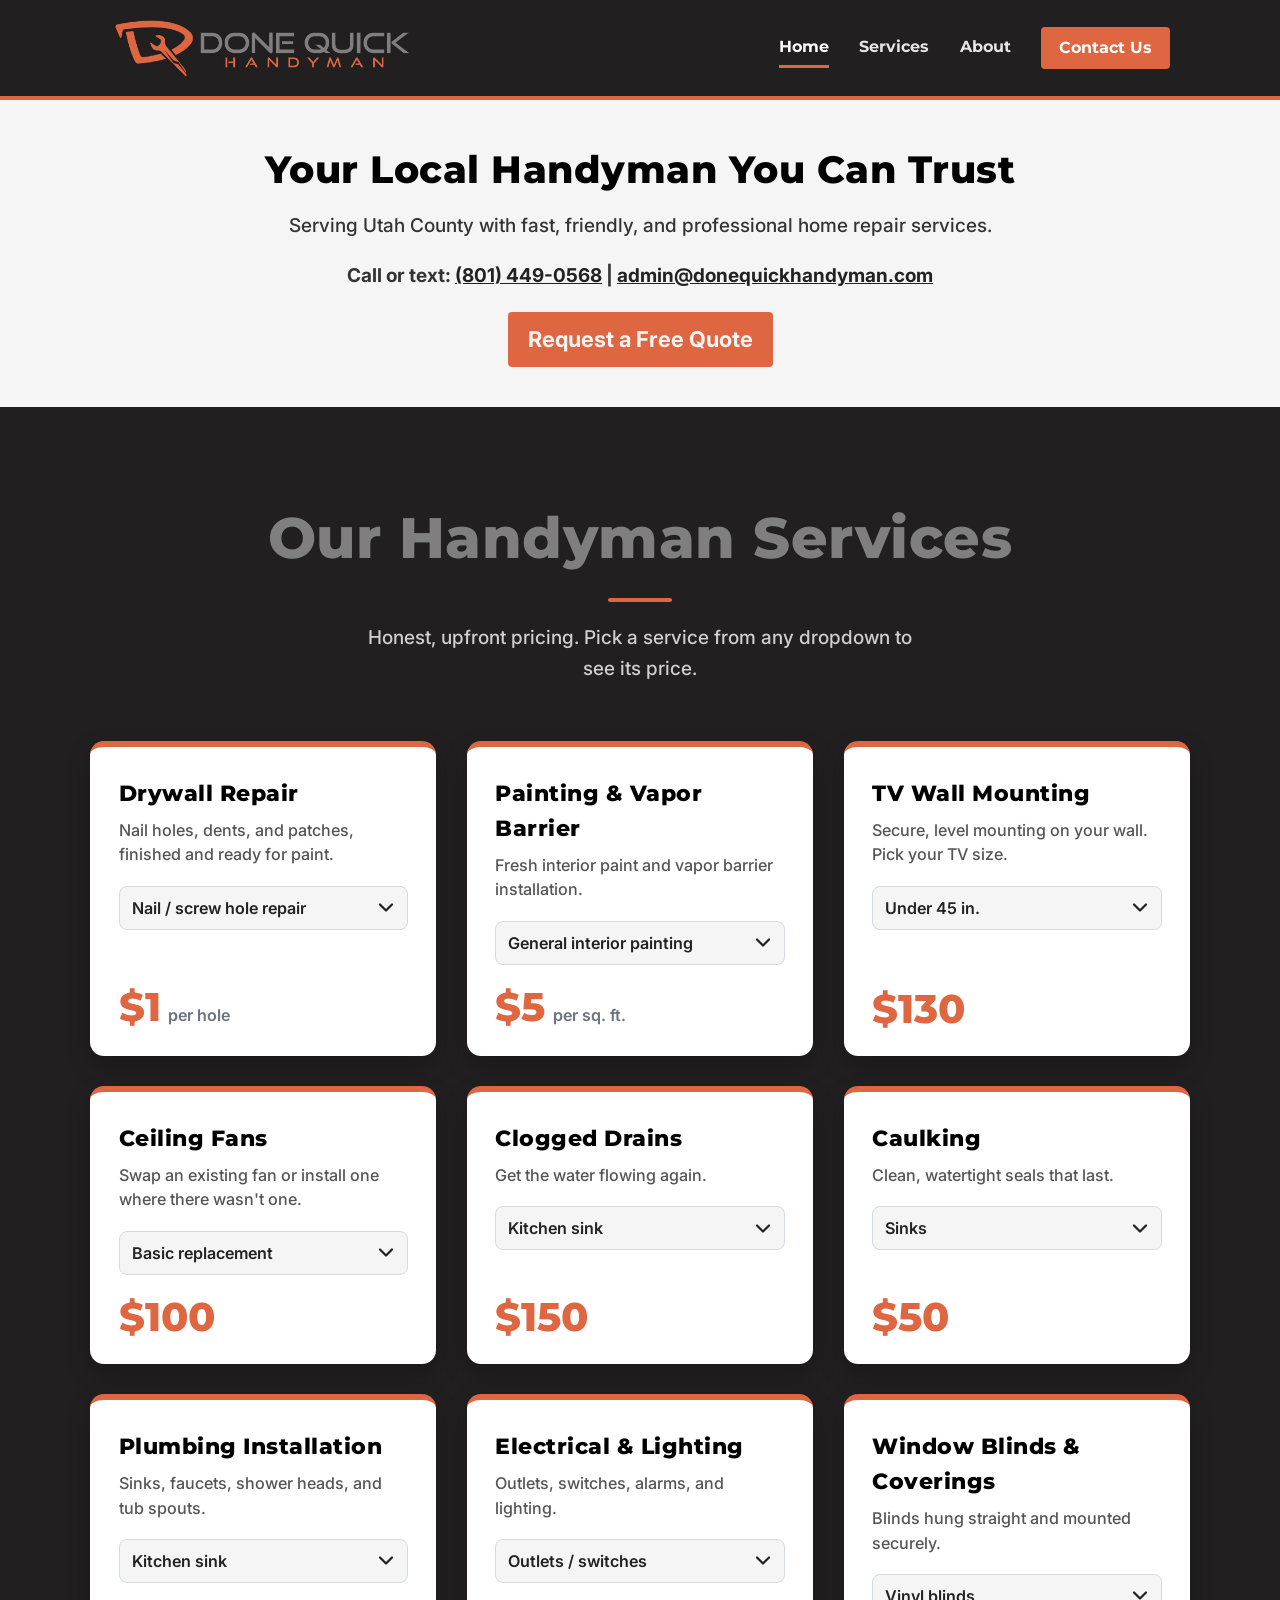
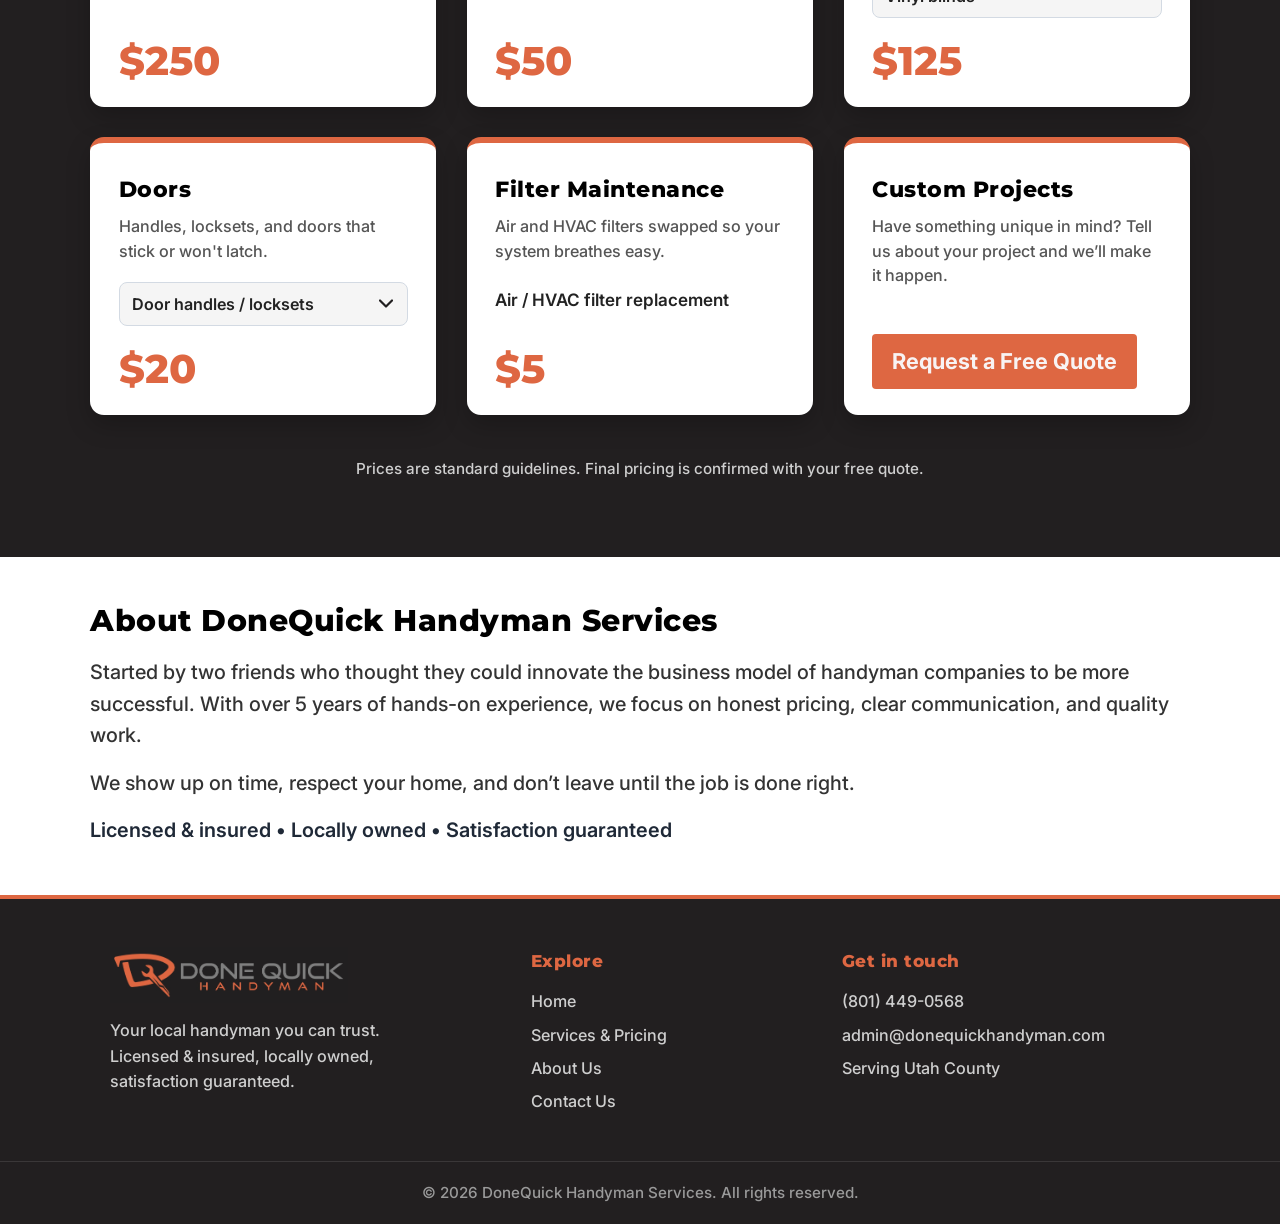
<file: index.html>
<!DOCTYPE html>
<html lang="en">
<head>
  <meta charset="UTF-8" />
  <title>DoneQuick Handyman Services</title>
  <meta name="viewport" content="width=device-width, initial-scale=1" />
  <meta name="description" content="Your local handyman serving Utah County. Honest pricing, quality work, satisfaction guaranteed." />
  <link rel="preconnect" href="https://fonts.googleapis.com">
  <link rel="preconnect" href="https://fonts.gstatic.com" crossorigin>
  <link href="https://fonts.googleapis.com/css2?family=Inter:wght@300;400;500;600&family=Montserrat:wght@600;700;800;900&display=swap" rel="stylesheet">
  <link rel="stylesheet" href="styles.css" />
</head>
<body>

  <!-- HEADER -->
  <header class="site-header">
    <div class="header-inner">
      <a class="logo-link" href="index.html" aria-label="Done Quick Handyman home">
        <img src="Logo_2_0.jpg" alt="Done Quick Handyman" />
      </a>
      <nav class="site-nav" aria-label="Main">
        <a href="index.html" class="active" aria-current="page">Home</a>
        <a href="index.html#services">Services</a>
        <a href="index.html#about">About</a>
        <a href="contact.html" class="nav-cta">Contact Us</a>
      </nav>
    </div>
  </header>

  <!-- HERO -->
  <section class="hero">
    <h1>Your Local Handyman You Can Trust</h1>
    <p>Serving Utah County with fast, friendly, and professional home repair services.</p>
    <p><strong>Call or text: <a href="tel:+18014490568">(801) 449-0568</a> | <a href="mailto:admin@donequickhandyman.com">admin@donequickhandyman.com</a></strong></p>
    <a href="contact.html" class="cta-btn">Request a Free Quote</a>
  </section>

  <!-- SERVICES -->
  <section class="dq-services" id="services">
  <div class="dq-services-inner">

    <div class="dq-services-head">
      <h2>Our Handyman Services</h2>
      <p>Honest, upfront pricing. Pick a service from any dropdown to see its price.</p>
    </div>

    <div class="dq-grid">

      <!-- Drywall -->
      <div class="dq-card" data-card>
        <h3>Drywall Repair</h3>
        <p class="dq-desc">Nail holes, dents, and patches, finished and ready for paint.</p>
        <select aria-label="Drywall repair type">
          <option data-price="$1" data-unit="per hole">Nail / screw hole repair</option>
          <option data-price="$10" data-unit="per dent">Dents</option>
          <option data-price="$40" data-unit="per patch">Hole repair (fist size)</option>
          <option data-price="$50" data-unit="per sq. ft.">Hole repair (6 in. and larger)</option>
        </select>
        <div class="dq-price-row"><span class="dq-price"></span><span class="dq-unit"></span></div>
      </div>

      <!-- Painting & Vapor Barrier -->
      <div class="dq-card" data-card>
        <h3>Painting &amp; Vapor Barrier</h3>
        <p class="dq-desc">Fresh interior paint and vapor barrier installation.</p>
        <select aria-label="Painting or vapor barrier service">
          <option data-price="$5" data-unit="per sq. ft.">General interior painting</option>
          <option data-price="$3" data-unit="per sq. ft.">Vapor barrier installation</option>
        </select>
        <div class="dq-price-row"><span class="dq-price"></span><span class="dq-unit"></span></div>
      </div>

      <!-- TV Mounting -->
      <div class="dq-card" data-card>
        <h3>TV Wall Mounting</h3>
        <p class="dq-desc">Secure, level mounting on your wall. Pick your TV size.</p>
        <select aria-label="TV size">
          <option data-price="$130">Under 45 in.</option>
          <option data-price="$180">45 in. – 55 in.</option>
          <option data-price="$250">56 in. – 75 in.</option>
          <option data-price="$400">75 in. – 85 in.+</option>
        </select>
        <div class="dq-price-row"><span class="dq-price"></span><span class="dq-unit"></span></div>
      </div>

      <!-- Ceiling Fans -->
      <div class="dq-card" data-card>
        <h3>Ceiling Fans</h3>
        <p class="dq-desc">Swap an existing fan or install one where there wasn't one.</p>
        <select aria-label="Ceiling fan service">
          <option data-price="$100">Basic replacement</option>
          <option data-price="$250">New installation</option>
        </select>
        <div class="dq-price-row"><span class="dq-price"></span><span class="dq-unit"></span></div>
      </div>

      <!-- Clogged Drains -->
      <div class="dq-card" data-card>
        <h3>Clogged Drains</h3>
        <p class="dq-desc">Get the water flowing again.</p>
        <select aria-label="Which drain">
          <option data-price="$150">Kitchen sink</option>
          <option data-price="$175">Bathroom sink / shower</option>
          <option data-price="$200">Toilet</option>
        </select>
        <div class="dq-price-row"><span class="dq-price"></span><span class="dq-unit"></span></div>
      </div>

      <!-- Caulking -->
      <div class="dq-card" data-card>
        <h3>Caulking</h3>
        <p class="dq-desc">Clean, watertight seals that last.</p>
        <select aria-label="Caulking location">
          <option data-price="$50">Sinks</option>
          <option data-price="$150">Bathtub / shower</option>
          <option data-price="$10" data-unit="per sq. ft.">Baseboards</option>
          <option data-price="$10" data-unit="per sq. ft.">Countertops</option>
        </select>
        <div class="dq-price-row"><span class="dq-price"></span><span class="dq-unit"></span></div>
      </div>

      <!-- Plumbing Installation -->
      <div class="dq-card" data-card>
        <h3>Plumbing Installation</h3>
        <p class="dq-desc">Sinks, faucets, shower heads, and tub spouts.</p>
        <select aria-label="Plumbing installation type">
          <option data-price="$250">Kitchen sink</option>
          <option data-price="$200">Bathroom sink</option>
          <option data-price="$100">Kitchen faucet</option>
          <option data-price="$100">Bathroom faucet</option>
          <option data-price="$100">Shower head</option>
          <option data-price="$100">Tub spout</option>
        </select>
        <div class="dq-price-row"><span class="dq-price"></span><span class="dq-unit"></span></div>
      </div>

      <!-- Electrical -->
      <div class="dq-card" data-card>
        <h3>Electrical &amp; Lighting</h3>
        <p class="dq-desc">Outlets, switches, alarms, and lighting.</p>
        <select aria-label="Electrical service">
          <optgroup label="Replacement">
            <option data-price="$50">Outlets / switches</option>
            <option data-price="$20">Smoke / fire alarm</option>
            <option data-price="$15">Light fixtures</option>
            <option data-price="$5">Light bulbs</option>
          </optgroup>
          <optgroup label="New installation">
            <option data-price="$80">Outlets / switches</option>
            <option data-price="$40">Smoke / fire alarm</option>
            <option data-price="$50">Light fixture</option>
          </optgroup>
        </select>
        <div class="dq-price-row"><span class="dq-price"></span><span class="dq-unit"></span></div>
      </div>

      <!-- Window Blinds -->
      <div class="dq-card" data-card>
        <h3>Window Blinds &amp; Coverings</h3>
        <p class="dq-desc">Blinds hung straight and mounted securely.</p>
        <select aria-label="Blind type">
          <option data-price="$125">Vinyl blinds</option>
          <option data-price="$300">Faux wood blinds</option>
          <option data-price="$550">Real wood blinds</option>
        </select>
        <div class="dq-price-row"><span class="dq-price"></span><span class="dq-unit"></span></div>
      </div>

      <!-- Doors -->
      <div class="dq-card" data-card>
        <h3>Doors</h3>
        <p class="dq-desc">Handles, locksets, and doors that stick or won't latch.</p>
        <select aria-label="Door service">
          <option data-price="$20">Door handles / locksets</option>
          <option data-quote="true">Door replacement</option>
          <option data-quote="true">Door adjustment / alignment</option>
        </select>
        <div class="dq-price-row"><span class="dq-price"></span><span class="dq-unit"></span></div>
      </div>

      <!-- Filters (single service, no dropdown) -->
      <div class="dq-card" data-card>
        <h3>Filter Maintenance</h3>
        <p class="dq-desc">Air and HVAC filters swapped so your system breathes easy.</p>
        <p class="dq-service-name">Air / HVAC filter replacement</p>
        <select hidden aria-hidden="true">
          <option data-price="$5">Air / HVAC filter replacement</option>
        </select>
        <div class="dq-price-row"><span class="dq-price"></span><span class="dq-unit"></span></div>
      </div>

      <!-- Custom -->
      <div class="dq-card">
        <h3>Custom Projects</h3>
        <p class="dq-desc">Have something unique in mind? Tell us about your project and we’ll make it happen.</p>
        <a href="contact.html" class="cta-btn">Request a Free Quote</a>
      </div>

    </div>

    <p class="dq-note">Prices are standard guidelines. Final pricing is confirmed with your free quote.</p>
  </div>
</section>

  <!-- ABOUT SECTION -->
  <section id="about" class="about-section">
    <div class="about-inner">
      <div class="about-text">
        <h2>About DoneQuick Handyman Services</h2>
        <p>
          Started by two friends who thought they could innovate the business model of handyman companies to be more successful. With over 5 years of hands-on experience, we focus on honest pricing,
          clear communication, and quality work.
        </p>
        <p>
          We show up on time, respect your home, and don’t leave until the job is
          done right.
        </p>
        <p class="badges">Licensed &amp; insured • Locally owned • Satisfaction guaranteed</p>
      </div>
    </div>
  </section>

  <!-- FOOTER -->
  <footer class="site-footer">
    <div class="footer-inner">
      <div class="footer-brand">
        <img src="Logo_2_0.jpg" alt="Done Quick Handyman" />
        <p>Your local handyman you can trust. Licensed &amp; insured, locally owned, satisfaction guaranteed.</p>
      </div>
      <div>
        <h4>Explore</h4>
        <ul>
          <li><a href="index.html">Home</a></li>
          <li><a href="index.html#services">Services &amp; Pricing</a></li>
          <li><a href="index.html#about">About Us</a></li>
          <li><a href="contact.html">Contact Us</a></li>
        </ul>
      </div>
      <div>
        <h4>Get in touch</h4>
        <ul>
          <li><a href="tel:+18014490568">(801) 449-0568</a></li>
          <li><a href="mailto:admin@donequickhandyman.com">admin@donequickhandyman.com</a></li>
          <li>Serving Utah County</li>
        </ul>
      </div>
    </div>
    <div class="footer-bottom">&copy; 2026 DoneQuick Handyman Services. All rights reserved.</div>
  </footer>

  <script>
    document.querySelectorAll('.dq-card[data-card]').forEach(function (card) {
      var select = card.querySelector('select');
      var price  = card.querySelector('.dq-price');
      var unit   = card.querySelector('.dq-unit');
  
      function render() {
        var opt = select.options[select.selectedIndex];
        if (opt.dataset.quote) {
          price.textContent = 'Custom quote';
          price.style.fontSize = '1.4rem';
          unit.textContent = '';
        } else {
          price.textContent = opt.dataset.price;
          price.style.fontSize = '';
          unit.textContent = opt.dataset.unit || '';
        }
      }
  
      select.addEventListener('change', render);
      render();
    });
  </script>

</body>
</html>
</file>
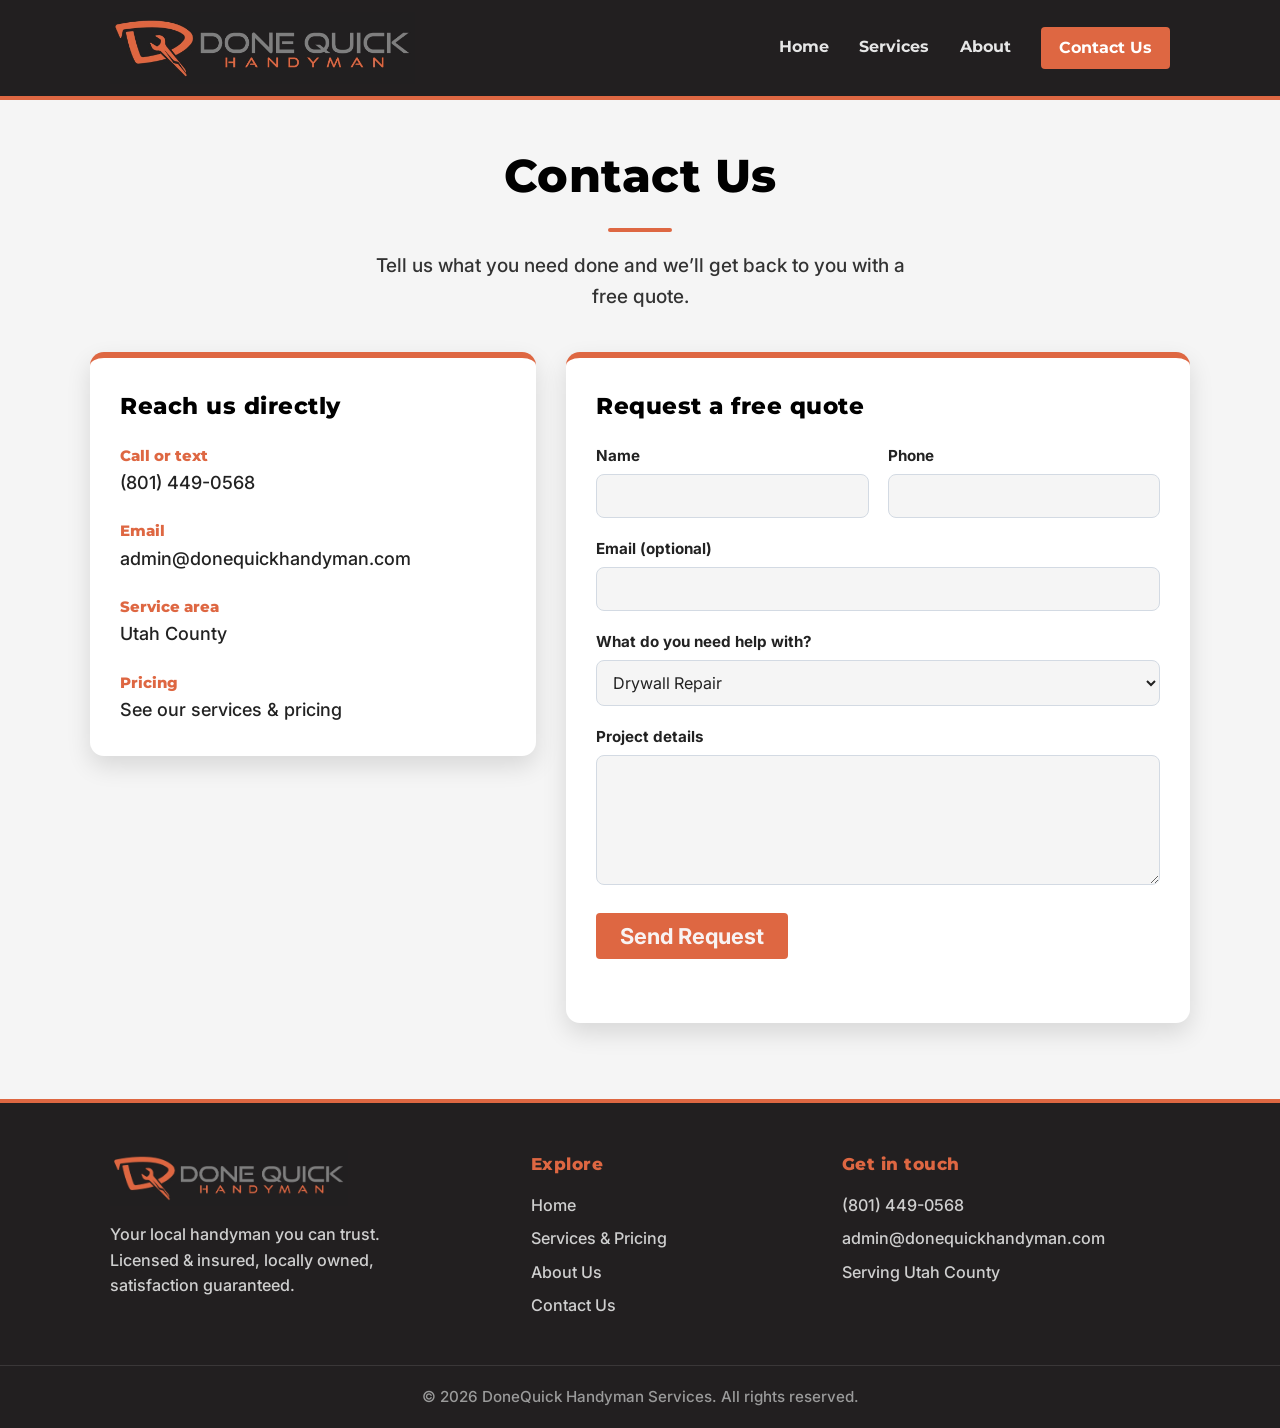
<file: contact.html>
<!DOCTYPE html>
<html lang="en">
<head>
  <meta charset="UTF-8" />
  <title>Contact Us | DoneQuick Handyman Services</title>
  <meta name="viewport" content="width=device-width, initial-scale=1" />
  <meta name="description" content="Request a free quote from DoneQuick Handyman Services in Utah County." />
  <link rel="preconnect" href="https://fonts.googleapis.com">
  <link rel="preconnect" href="https://fonts.gstatic.com" crossorigin>
  <link href="https://fonts.googleapis.com/css2?family=Inter:wght@300;400;500;600&family=Montserrat:wght@600;700;800;900&display=swap" rel="stylesheet">
  <link rel="stylesheet" href="styles.css" />
</head>
<body>

  <!-- HEADER -->
  <header class="site-header">
    <div class="header-inner">
      <a class="logo-link" href="index.html" aria-label="Done Quick Handyman home">
        <img src="Logo_2_0.jpg" alt="Done Quick Handyman" />
      </a>
      <nav class="site-nav" aria-label="Main">
        <a href="index.html">Home</a>
        <a href="index.html#services">Services</a>
        <a href="index.html#about">About</a>
        <a href="contact.html" class="active nav-cta" aria-current="page">Contact Us</a>
      </nav>
    </div>
  </header>

  <!-- PAGE TITLE -->
  <section class="page-hero">
    <h1>Contact Us</h1>
    <p>Tell us what you need done and we’ll get back to you with a free quote.</p>
  </section>

  <!-- CONTACT -->
  <section class="contact-section">
    <div class="contact-wrap">

      <div class="contact-card">
        <h2>Reach us directly</h2>
        <div class="contact-item">
          <span class="label">Call or text</span>
          <a href="tel:+18014490568">(801) 449-0568</a>
        </div>
        <div class="contact-item">
          <span class="label">Email</span>
          <a href="mailto:admin@donequickhandyman.com">admin@donequickhandyman.com</a>
        </div>
        <div class="contact-item">
          <span class="label">Service area</span>
          <span class="value">Utah County</span>
        </div>
        <div class="contact-item">
          <span class="label">Pricing</span>
          <a href="index.html#services">See our services &amp; pricing</a>
        </div>
      </div>

      <div class="contact-card">
        <h2>Request a free quote</h2>
        <form class="contact-form" id="contact-form">
          <div class="row">
            <div class="field">
              <label for="cf-name">Name</label>
              <input type="text" id="cf-name" name="name" autocomplete="name" required>
            </div>
            <div class="field">
              <label for="cf-phone">Phone</label>
              <input type="tel" id="cf-phone" name="phone" autocomplete="tel" required>
            </div>
          </div>
          <div class="field">
            <label for="cf-email">Email (optional)</label>
            <input type="email" id="cf-email" name="email" autocomplete="email">
          </div>
          <div class="field">
            <label for="cf-service">What do you need help with?</label>
            <select id="cf-service" name="service">
              <option>Drywall Repair</option>
              <option>Painting &amp; Vapor Barrier</option>
              <option>TV Wall Mounting</option>
              <option>Ceiling Fans</option>
              <option>Clogged Drains</option>
              <option>Caulking</option>
              <option>Plumbing Installation</option>
              <option>Electrical &amp; Lighting</option>
              <option>Window Blinds &amp; Coverings</option>
              <option>Doors</option>
              <option>Filter Maintenance</option>
              <option>Custom Project</option>
            </select>
          </div>
          <div class="field">
            <label for="cf-message">Project details</label>
            <textarea id="cf-message" name="message" required></textarea>
          </div>
          <button type="submit">Send Request</button>
          <p class="form-note" id="form-note" aria-live="polite"></p>
        </form>
      </div>

    </div>
  </section>

  <script>
    // Opens the visitor's email app with the form filled in.
    // (For submissions that arrive without their email app, connect the form to a form service.)
    document.getElementById('contact-form').addEventListener('submit', function (e) {
      e.preventDefault();
      var f = e.target;
      var subject = 'Quote request: ' + f.service.value;
      var body =
        'Name: ' + f.name.value + '\n' +
        'Phone: ' + f.phone.value + '\n' +
        'Email: ' + f.email.value + '\n' +
        'Service: ' + f.service.value + '\n\n' +
        f.message.value;
      window.location.href = 'mailto:admin@donequickhandyman.com' +
        '?subject=' + encodeURIComponent(subject) +
        '&body=' + encodeURIComponent(body);
      document.getElementById('form-note').textContent =
        'Opening your email app. If nothing opens, call or text (801) 449-0568.';
    });
  </script>

  <!-- FOOTER -->
  <footer class="site-footer">
    <div class="footer-inner">
      <div class="footer-brand">
        <img src="Logo_2_0.jpg" alt="Done Quick Handyman" />
        <p>Your local handyman you can trust. Licensed &amp; insured, locally owned, satisfaction guaranteed.</p>
      </div>
      <div>
        <h4>Explore</h4>
        <ul>
          <li><a href="index.html">Home</a></li>
          <li><a href="index.html#services">Services &amp; Pricing</a></li>
          <li><a href="index.html#about">About Us</a></li>
          <li><a href="contact.html">Contact Us</a></li>
        </ul>
      </div>
      <div>
        <h4>Get in touch</h4>
        <ul>
          <li><a href="tel:+18014490568">(801) 449-0568</a></li>
          <li><a href="mailto:admin@donequickhandyman.com">admin@donequickhandyman.com</a></li>
          <li>Serving Utah County</li>
        </ul>
      </div>
    </div>
    <div class="footer-bottom">&copy; 2026 DoneQuick Handyman Services. All rights reserved.</div>
  </footer>

</body>
</html>
</file>
<file: styles.css>
/* =====================================================
   DoneQuick Handyman - shared styles (all pages)
   Colors from the logo: orange #DE6742, grey #7F7F7F, charcoal #221F20
====================================================== */
:root {
  --dq-grey: #7F7F7F;
  --dq-charcoal: #221F20;
  --dq-orange: #DE6742;
  --dq-orange-light: #E87D5A;
  --dq-light: #f5f5f5;
  --dq-text: #222;
}

html { font-size: 19px; }
* { box-sizing: border-box; margin: 0; padding: 0; }
body { font-family: 'Inter', Arial, sans-serif; font-weight: 500; line-height: 1.6; color: #333; }
h1, h2, h3, h4 { font-family: 'Montserrat', sans-serif; font-weight: 800; letter-spacing: 0.5px; color: #222; }

/* ---------- HEADER (logo + navigation) ---------- */
.site-header {
  background: var(--dq-charcoal);
  border-bottom: 4px solid var(--dq-orange);
}
.header-inner {
  max-width: 1100px;
  margin: 0 auto;
  padding: 12px 20px;
  display: flex;
  align-items: center;
  justify-content: space-between;
  gap: 1rem 2rem;
}
.logo-link { display: block; line-height: 0; }
.logo-link img { height: 72px; width: auto; display: block; }

.site-nav { display: flex; align-items: center; flex-wrap: wrap; gap: 0.4rem 1.6rem; }
.site-nav a {
  color: #e6e6e6;
  text-decoration: none;
  font-family: 'Montserrat', sans-serif;
  font-weight: 700;
  font-size: 0.85rem;
  padding: 6px 0;
  border-bottom: 3px solid transparent;
}
.site-nav a:hover { color: #fff; border-bottom-color: var(--dq-orange); }
.site-nav a.active { color: #fff; border-bottom-color: var(--dq-orange); }
.site-nav a.nav-cta {
  background: var(--dq-orange);
  color: #fff;
  padding: 8px 18px;
  border-radius: 4px;
  border-bottom: none;
}
.site-nav a.nav-cta:hover { background: var(--dq-orange-light); }

/* ---------- HERO (home page) ---------- */
.hero { background: var(--dq-light); padding: 40px 15px; text-align: center; }
.hero h1 { font-size: 2rem; margin-bottom: 10px; color: #000; }
.hero p { margin-bottom: 20px; }
.hero a:not(.cta-btn) { color: #222; }
.hero .cta-btn {
  display: inline-block;
  background: var(--dq-orange);
  color: #f8f3f3;
  padding: 10px 20px;
  border-radius: 4px;
  text-decoration: none;
  font-weight: bold;
  font-size: 1.15rem;
}
.hero .cta-btn:hover { background: var(--dq-orange-light); }

/* ---------- ABOUT (home page) ---------- */
.about-section { padding: 40px 20px 20px; background: #fff; font-size: 1.05rem; }
.about-inner { max-width: 1100px; margin: 0 auto; }
.about-text h2 { margin-bottom: 0.6rem; color: #000; }
.about-text p { margin-bottom: 0.8rem; }
.badges { font-weight: 600; color: #1f2937; margin-top: 10px; }
.about-text .badges { margin-bottom: 1.5rem; }

/* ---------- FOOTER ---------- */
.site-footer {
  background: var(--dq-charcoal);
  border-top: 4px solid var(--dq-orange);
  color: #cfcfcf;
  font-size: 0.85rem;
}
.footer-inner {
  max-width: 1100px;
  margin: 0 auto;
  padding: 2.5rem 20px 2rem;
  display: grid;
  grid-template-columns: 1.4fr 1fr 1.2fr;
  gap: 2rem;
}
.site-footer h4 {
  color: var(--dq-orange);
  font-size: 0.9rem;
  margin-bottom: 0.8rem;
}
.footer-brand img { height: 56px; width: auto; display: block; margin-bottom: 0.8rem; }
.footer-brand p { color: #cfcfcf; max-width: 300px; }
.site-footer ul { list-style: none; }
.site-footer li { margin-bottom: 0.4rem; }
.site-footer a { color: #cfcfcf; text-decoration: none; }
.site-footer a:hover { color: var(--dq-orange); }
.footer-bottom {
  border-top: 1px solid #3a3738;
  text-align: center;
  padding: 1rem 20px;
  color: #9a9a9a;
  font-size: 0.8rem;
}

/* ---------- CONTACT PAGE ---------- */
.page-hero { background: var(--dq-light); padding: 40px 15px 30px; text-align: center; }
.page-hero h1 { font-size: 2.4rem; color: #000; }
.page-hero h1::after {
  content: "";
  display: block;
  width: 64px;
  height: 4px;
  margin: 0.8rem auto 0;
  background: var(--dq-orange);
  border-radius: 2px;
}
.page-hero p { margin: 1rem auto 0; max-width: 560px; }

.contact-section { background: var(--dq-light); padding: 10px 20px 4rem; }
.contact-wrap {
  max-width: 1100px;
  margin: 0 auto;
  display: grid;
  grid-template-columns: 1fr 1.4fr;
  gap: 1.6rem;
  align-items: start;
}
.contact-card {
  background: #fff;
  border-radius: 14px;
  border-top: 6px solid var(--dq-orange);
  padding: 1.6rem;
  box-shadow: 0 10px 24px rgba(0, 0, 0, 0.12);
}
.contact-card h2 { font-size: 1.2rem; color: #000; margin-bottom: 1rem; }
.contact-item { margin-bottom: 1.1rem; }
.contact-item:last-child { margin-bottom: 0; }
.contact-item .label {
  display: block;
  font-family: 'Montserrat', sans-serif;
  font-weight: 800;
  font-size: 0.8rem;
  color: var(--dq-orange);
}
.contact-item a, .contact-item span.value { color: #222; font-size: 0.95rem; text-decoration: none; }
.contact-item a:hover { color: var(--dq-orange); }

.contact-form label {
  display: block;
  font-size: 0.8rem;
  font-weight: 700;
  color: #222;
  margin-bottom: 0.3rem;
}
.contact-form .field { margin-bottom: 1rem; }
.contact-form input,
.contact-form select,
.contact-form textarea {
  width: 100%;
  font-family: 'Inter', Arial, sans-serif;
  font-size: 0.85rem;
  color: var(--dq-text);
  background: var(--dq-light);
  border: 1.5px solid #d3dae3;
  border-radius: 8px;
  padding: 11px 12px;
}
.contact-form textarea { min-height: 130px; resize: vertical; }
.contact-form input:hover,
.contact-form select:hover,
.contact-form textarea:hover { border-color: var(--dq-orange); }
.contact-form input:focus-visible,
.contact-form select:focus-visible,
.contact-form textarea:focus-visible {
  outline: 3px solid rgba(222, 103, 66, 0.45);
  outline-offset: 1px;
  border-color: var(--dq-orange);
}
.contact-form .row { display: grid; grid-template-columns: 1fr 1fr; gap: 1rem; }
.contact-form button {
  background: var(--dq-orange);
  color: #f8f3f3;
  border: none;
  padding: 10px 24px;
  border-radius: 4px;
  font-family: inherit;
  font-weight: bold;
  font-size: 1.15rem;
  cursor: pointer;
}
.contact-form button:hover { background: var(--dq-orange-light); }
.form-note { margin-top: 0.8rem; font-size: 0.8rem; color: #444; min-height: 1.2em; }

/* ---------- RESPONSIVE ---------- */
@media (max-width: 800px) {
  .header-inner { flex-direction: column; }
  .site-nav { justify-content: center; }
  .footer-inner { grid-template-columns: 1fr; text-align: center; }
  .footer-brand img { margin-left: auto; margin-right: auto; }
  .footer-brand p { margin: 0 auto; }
  .contact-wrap { grid-template-columns: 1fr; }
  .contact-form .row { grid-template-columns: 1fr; }
  .page-hero h1 { font-size: 1.9rem; }
}

/* =====================================================
   SERVICES SECTION (home page)
====================================================== */
  .dq-services {
    background: var(--dq-charcoal);
    padding: 4.5rem 1.25rem 4rem;
    font-family: 'Inter', Arial, sans-serif;
  }

  .dq-services-inner {
    max-width: 1100px;
    margin: 0 auto;
  }

  .dq-services-head {
    text-align: center;
    margin-bottom: 3rem;
  }

  .dq-services-head h2 {
    font-family: 'Montserrat', sans-serif;
    font-weight: 800;
    font-size: 3rem;
    letter-spacing: 0.5px;
    color: var(--dq-grey);
    margin: 0;
  }

  .dq-services-head h2::after {
    content: "";
    display: block;
    width: 64px;
    height: 4px;
    margin: 0.8rem auto 0;
    background: var(--dq-orange);
    border-radius: 2px;
  }

  .dq-services-head p {
    margin: 1.1rem auto 0;
    max-width: 560px;
    color: #cfcfcf;
    font-size: 1rem;
  }

  .dq-grid {
    display: grid;
    grid-template-columns: repeat(3, 1fr);
    gap: 1.6rem;
  }

  .dq-card {
    display: flex;
    flex-direction: column;
    background: #fff;
    border-radius: 14px;
    border-top: 6px solid var(--dq-orange);
    padding: 1.5rem 1.5rem 1.4rem;
    box-shadow: 0 10px 24px rgba(0, 0, 0, 0.22);
  }

  .dq-card h3 {
    font-family: 'Montserrat', sans-serif;
    font-weight: 800;
    font-size: 1.15rem;
    color: #000;
    margin: 0 0 0.4rem;
  }

  .dq-card h3::before { content: none; }

  .dq-card .dq-desc {
    font-size: 0.85rem;
    line-height: 1.5;
    color: #555;
    margin: 0 0 1rem;
  }

  .dq-card select {
    width: 100%;
    appearance: none;
    -webkit-appearance: none;
    font-family: 'Inter', Arial, sans-serif;
    font-size: 0.85rem;
    font-weight: 600;
    color: var(--dq-text);
    background-color: var(--dq-light);
    background-image: url("data:image/svg+xml,%3Csvg xmlns='http://www.w3.org/2000/svg' width='14' height='9' viewBox='0 0 14 9'%3E%3Cpath d='M1 1.5l6 6 6-6' fill='none' stroke='%23211f20' stroke-width='2.2' stroke-linecap='round' stroke-linejoin='round'/%3E%3C/svg%3E");
    background-repeat: no-repeat;
    background-position: right 14px center;
    border: 1.5px solid #d3dae3;
    border-radius: 8px;
    padding: 11px 38px 11px 12px;
    cursor: pointer;
  }

  .dq-card select:hover { border-color: var(--dq-orange); }

  .dq-card select:focus-visible {
    outline: 3px solid rgba(255, 159, 28, 0.55);
    outline-offset: 1px;
    border-color: var(--dq-orange);
  }

  .dq-service-name {
    margin: 0.2rem 0 0;
    font-size: 0.9rem;
    font-weight: 600;
    color: var(--dq-text);
  }

  .dq-price-row {
    margin-top: auto;
    padding-top: 1.2rem;
    display: flex;
    align-items: baseline;
    flex-wrap: wrap;
    gap: 0.4rem;
  }

  .dq-price {
    font-family: 'Montserrat', sans-serif;
    font-weight: 800;
    font-size: 2.1rem;
    line-height: 1;
    color: var(--dq-orange);
  }

  .dq-unit {
    font-size: 0.85rem;
    font-weight: 600;
    color: #6b7280;
  }

  /* Request a Free Quote button - same styling as the hero .cta-btn */
  .dq-card .cta-btn {
    display: inline-block;
    align-self: flex-start;
    margin-top: auto;
    background: var(--dq-orange);
    color: #f8f3f3;
    padding: 10px 20px;
    border-radius: 4px;
    text-decoration: none;
    font-weight: bold;
    font-size: 1.15rem;
  }
  .dq-card .cta-btn:hover { background: var(--dq-orange-light); }

  .dq-note {
    margin: 2.2rem auto 0;
    text-align: center;
    font-size: 0.8rem;
    color: #cfcfcf;
  }

  @media (max-width: 960px) {
    .dq-grid { grid-template-columns: repeat(2, 1fr); }
  }

  @media (max-width: 600px) {
    .dq-services { padding: 3rem 1rem; }
    .dq-services-head h2 { font-size: 2.3rem; }
    .dq-grid { grid-template-columns: 1fr; }
  }
</file>
